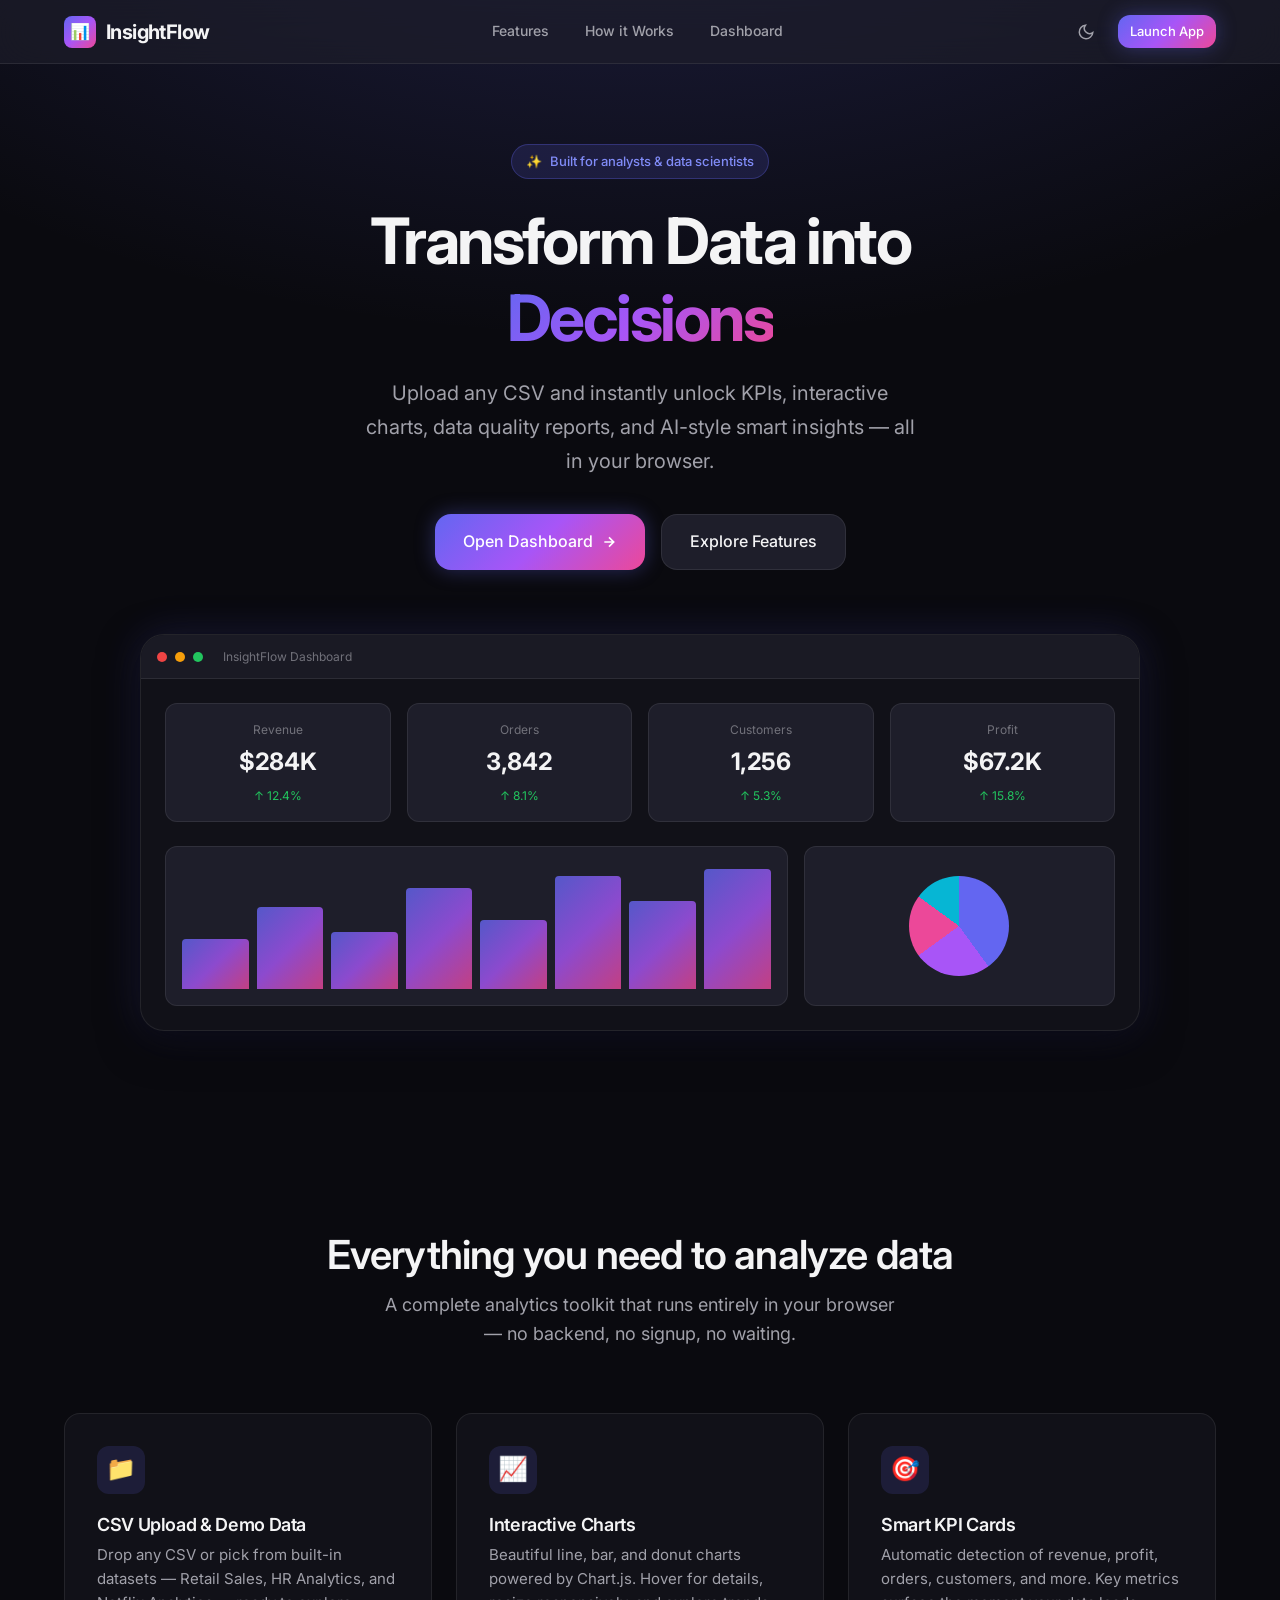
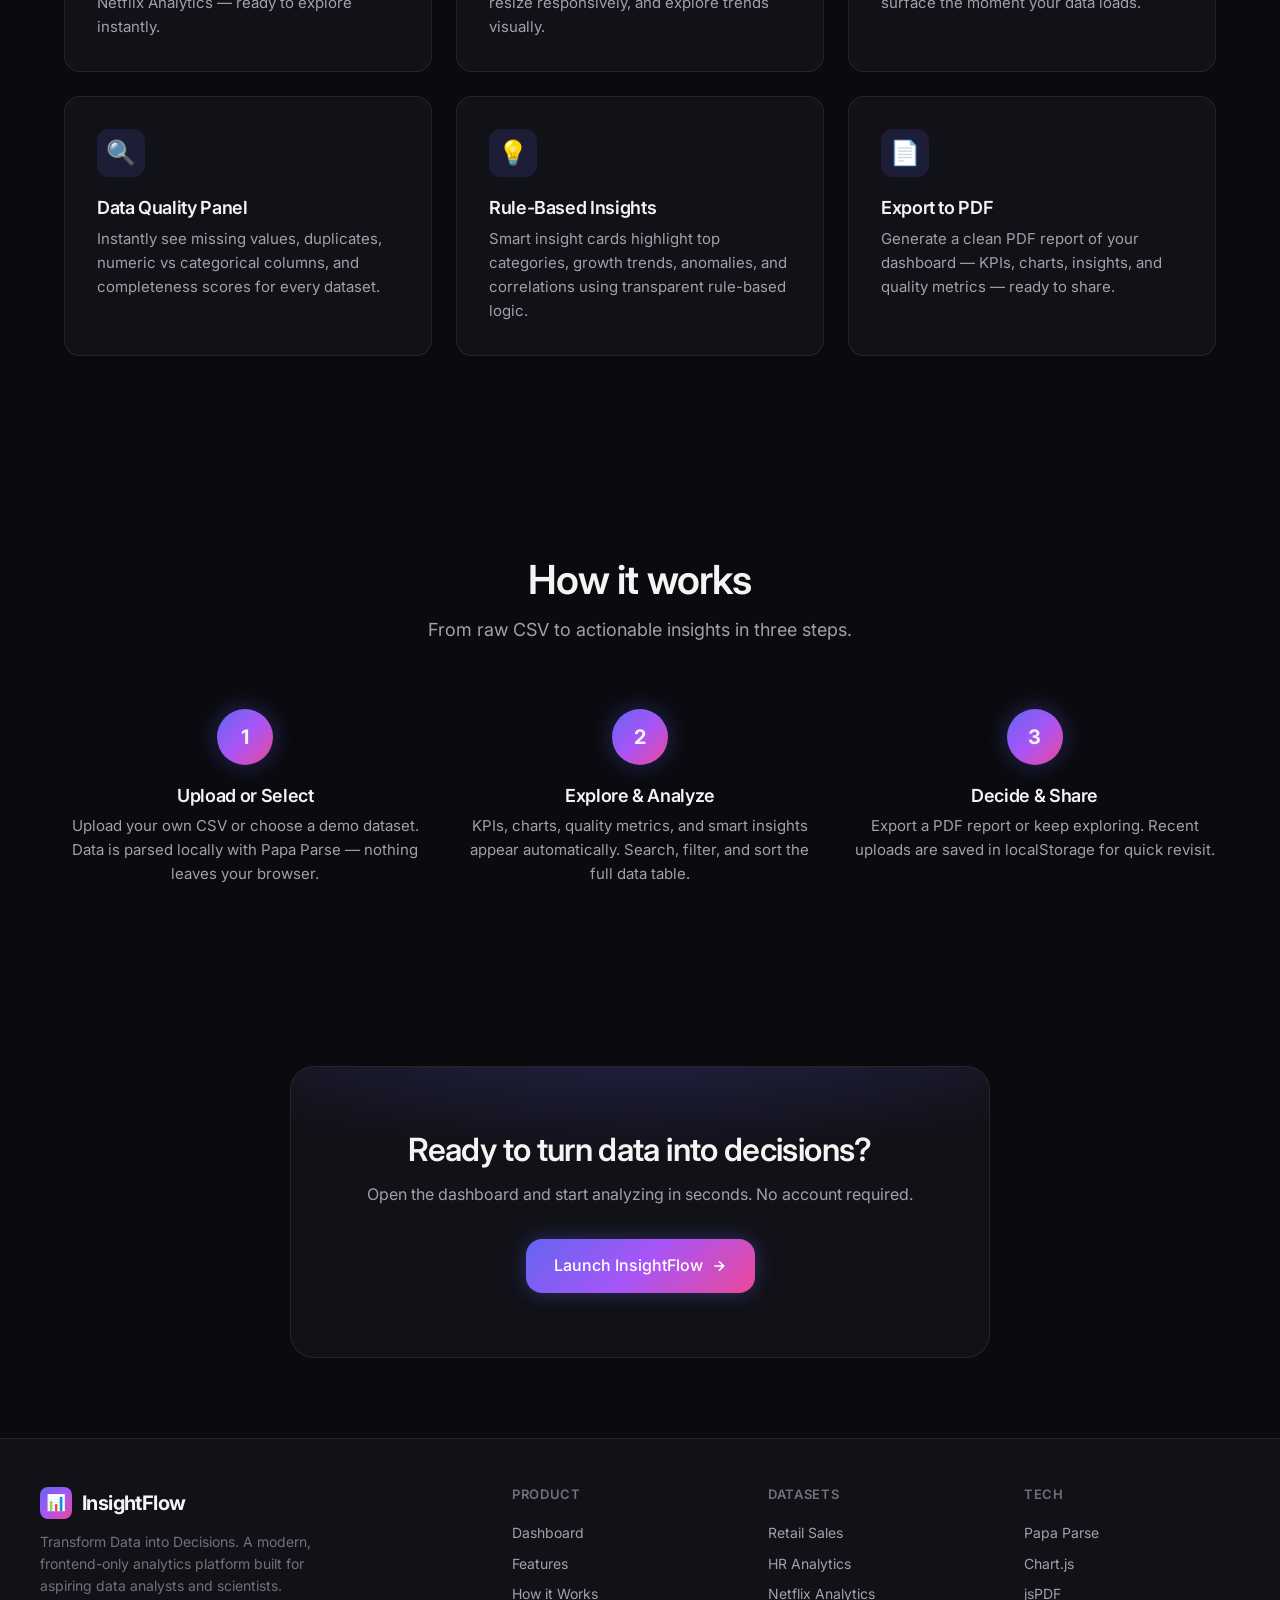
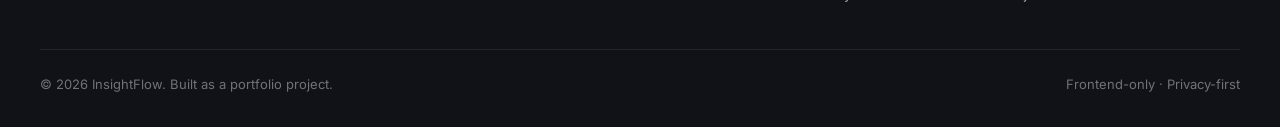
<file: insightflow/index.html>
<!DOCTYPE html>
<html lang="en" data-theme="dark">
<head>
  <meta charset="UTF-8" />
  <meta name="viewport" content="width=device-width, initial-scale=1.0" />
  <meta name="description" content="InsightFlow — Transform Data into Decisions. Modern analytics dashboard for data-driven insights." />
  <title>InsightFlow — Transform Data into Decisions</title>
  <link rel="preconnect" href="https://fonts.googleapis.com" />
  <link rel="preconnect" href="https://fonts.gstatic.com" crossorigin />
  <link href="https://fonts.googleapis.com/css2?family=Inter:wght@400;500;600;700&family=JetBrains+Mono:wght@400;500&display=swap" rel="stylesheet" />
  <link rel="stylesheet" href="css/styles.css" />
  <link rel="icon" href="data:image/svg+xml,<svg xmlns='http://www.w3.org/2000/svg' viewBox='0 0 100 100'><text y='.9em' font-size='90'>📊</text></svg>" />
</head>
<body>
  <!-- Navbar -->
  <nav class="navbar" role="navigation" aria-label="Main navigation">
    <div class="navbar-inner">
      <a href="index.html" class="logo" aria-label="InsightFlow home">
        <span class="logo-icon">📊</span>
        InsightFlow
      </a>
      <div class="nav-links">
        <a href="#features">Features</a>
        <a href="#how-it-works">How it Works</a>
        <a href="dashboard.html?demo=retail">Dashboard</a>
      </div>
      <div class="nav-actions">
        <button class="theme-toggle" id="themeToggle" aria-label="Toggle dark/light mode" title="Toggle theme">
          <svg width="18" height="18" viewBox="0 0 24 24" fill="none" stroke="currentColor" stroke-width="2" id="themeIcon">
            <path d="M21 12.79A9 9 0 1 1 11.21 3 7 7 0 0 0 21 12.79z"/>
          </svg>
        </button>
        <a href="dashboard.html?demo=retail" class="btn btn-primary btn-sm">Launch App</a>
        <button class="mobile-menu-btn" id="mobileMenuBtn" aria-label="Open menu">
          <svg width="20" height="20" viewBox="0 0 24 24" fill="none" stroke="currentColor" stroke-width="2">
            <line x1="3" y1="12" x2="21" y2="12"/><line x1="3" y1="6" x2="21" y2="6"/><line x1="3" y1="18" x2="21" y2="18"/>
          </svg>
        </button>
      </div>
    </div>
  </nav>

  <!-- Mobile Nav -->
  <div class="mobile-nav" id="mobileNav" role="dialog" aria-label="Mobile menu">
    <a href="#features">Features</a>
    <a href="#how-it-works">How it Works</a>
    <a href="dashboard.html?demo=retail">Dashboard</a>
    <a href="dashboard.html?demo=retail" class="btn btn-primary" style="margin-top:16px">Launch App</a>
  </div>

  <!-- Hero -->
  <section class="hero" aria-labelledby="hero-title">
    <div class="hero-content">
      <div class="hero-badge">
        <span>✨</span> Built for analysts & data scientists
      </div>
      <h1 id="hero-title">
        Transform Data into<br />
        <span class="gradient-text">Decisions</span>
      </h1>
      <p class="hero-subtitle">
        Upload any CSV and instantly unlock KPIs, interactive charts, data quality reports, and AI-style smart insights — all in your browser.
      </p>
      <div class="hero-ctas">
        <a href="dashboard.html?demo=retail" class="btn btn-primary btn-lg">
          Open Dashboard
          <svg width="16" height="16" viewBox="0 0 24 24" fill="none" stroke="currentColor" stroke-width="2.5"><path d="M5 12h14M12 5l7 7-7 7"/></svg>
        </a>
        <a href="#features" class="btn btn-secondary btn-lg">Explore Features</a>
      </div>
    </div>

    <!-- Dashboard Preview -->
    <div class="hero-visual">
      <div class="hero-dashboard-preview" aria-hidden="true">
        <div class="preview-bar">
          <span class="preview-dot red"></span>
          <span class="preview-dot yellow"></span>
          <span class="preview-dot green"></span>
          <span style="margin-left:12px;font-size:0.75rem;color:var(--text-muted)">InsightFlow Dashboard</span>
        </div>
        <div class="preview-content">
          <div class="preview-kpi">
            <div class="preview-kpi-label">Revenue</div>
            <div class="preview-kpi-value">$284K</div>
            <div class="preview-kpi-change">↑ 12.4%</div>
          </div>
          <div class="preview-kpi">
            <div class="preview-kpi-label">Orders</div>
            <div class="preview-kpi-value">3,842</div>
            <div class="preview-kpi-change">↑ 8.1%</div>
          </div>
          <div class="preview-kpi">
            <div class="preview-kpi-label">Customers</div>
            <div class="preview-kpi-value">1,256</div>
            <div class="preview-kpi-change">↑ 5.3%</div>
          </div>
          <div class="preview-kpi">
            <div class="preview-kpi-label">Profit</div>
            <div class="preview-kpi-value">$67.2K</div>
            <div class="preview-kpi-change">↑ 15.8%</div>
          </div>
          <div class="preview-charts">
            <div class="preview-chart">
              <div class="preview-bar-item" style="height:40%"></div>
              <div class="preview-bar-item" style="height:65%"></div>
              <div class="preview-bar-item" style="height:45%"></div>
              <div class="preview-bar-item" style="height:80%"></div>
              <div class="preview-bar-item" style="height:55%"></div>
              <div class="preview-bar-item" style="height:90%"></div>
              <div class="preview-bar-item" style="height:70%"></div>
              <div class="preview-bar-item" style="height:95%"></div>
            </div>
            <div class="preview-chart" style="align-items:center;justify-content:center">
              <div style="width:100px;height:100px;border-radius:50%;background:conic-gradient(#6366f1 0% 40%,#a855f7 40% 65%,#ec4899 65% 85%,#06b6d4 85% 100%)"></div>
            </div>
          </div>
        </div>
      </div>
    </div>
  </section>

  <!-- Features -->
  <section class="section" id="features" aria-labelledby="features-title">
    <div class="section-header">
      <h2 id="features-title">Everything you need to analyze data</h2>
      <p>A complete analytics toolkit that runs entirely in your browser — no backend, no signup, no waiting.</p>
    </div>
    <div class="features-grid">
      <article class="feature-card">
        <div class="feature-icon">📁</div>
        <h3>CSV Upload & Demo Data</h3>
        <p>Drop any CSV or pick from built-in datasets — Retail Sales, HR Analytics, and Netflix Analytics — ready to explore instantly.</p>
      </article>
      <article class="feature-card">
        <div class="feature-icon">📈</div>
        <h3>Interactive Charts</h3>
        <p>Beautiful line, bar, and donut charts powered by Chart.js. Hover for details, resize responsively, and explore trends visually.</p>
      </article>
      <article class="feature-card">
        <div class="feature-icon">🎯</div>
        <h3>Smart KPI Cards</h3>
        <p>Automatic detection of revenue, profit, orders, customers, and more. Key metrics surface the moment your data loads.</p>
      </article>
      <article class="feature-card">
        <div class="feature-icon">🔍</div>
        <h3>Data Quality Panel</h3>
        <p>Instantly see missing values, duplicates, numeric vs categorical columns, and completeness scores for every dataset.</p>
      </article>
      <article class="feature-card">
        <div class="feature-icon">💡</div>
        <h3>Rule-Based Insights</h3>
        <p>Smart insight cards highlight top categories, growth trends, anomalies, and correlations using transparent rule-based logic.</p>
      </article>
      <article class="feature-card">
        <div class="feature-icon">📄</div>
        <h3>Export to PDF</h3>
        <p>Generate a clean PDF report of your dashboard — KPIs, charts, insights, and quality metrics — ready to share.</p>
      </article>
    </div>
  </section>

  <!-- How it Works -->
  <section class="section" id="how-it-works" aria-labelledby="how-title">
    <div class="section-header">
      <h2 id="how-title">How it works</h2>
      <p>From raw CSV to actionable insights in three steps.</p>
    </div>
    <div class="steps">
      <div class="step">
        <div class="step-number">1</div>
        <h3>Upload or Select</h3>
        <p>Upload your own CSV or choose a demo dataset. Data is parsed locally with Papa Parse — nothing leaves your browser.</p>
      </div>
      <div class="step">
        <div class="step-number">2</div>
        <h3>Explore & Analyze</h3>
        <p>KPIs, charts, quality metrics, and smart insights appear automatically. Search, filter, and sort the full data table.</p>
      </div>
      <div class="step">
        <div class="step-number">3</div>
        <h3>Decide & Share</h3>
        <p>Export a PDF report or keep exploring. Recent uploads are saved in localStorage for quick revisit.</p>
      </div>
    </div>
  </section>

  <!-- CTA -->
  <section class="cta-section">
    <div class="cta-card">
      <h2>Ready to turn data into decisions?</h2>
      <p>Open the dashboard and start analyzing in seconds. No account required.</p>
      <a href="dashboard.html?demo=retail" class="btn btn-primary btn-lg">
        Launch InsightFlow
        <svg width="16" height="16" viewBox="0 0 24 24" fill="none" stroke="currentColor" stroke-width="2.5"><path d="M5 12h14M12 5l7 7-7 7"/></svg>
      </a>
    </div>
  </section>

  <!-- Footer -->
  <footer class="footer">
    <div class="footer-inner">
      <div class="footer-brand">
        <a href="index.html" class="logo">
          <span class="logo-icon">📊</span>
          InsightFlow
        </a>
        <p>Transform Data into Decisions. A modern, frontend-only analytics platform built for aspiring data analysts and scientists.</p>
      </div>
      <div class="footer-col">
        <h4>Product</h4>
        <a href="dashboard.html?demo=retail">Dashboard</a>
        <a href="#features">Features</a>
        <a href="#how-it-works">How it Works</a>
      </div>
      <div class="footer-col">
        <h4>Datasets</h4>
        <a href="dashboard.html?demo=retail">Retail Sales</a>
        <a href="dashboard.html?demo=hr">HR Analytics</a>
        <a href="dashboard.html?demo=netflix">Netflix Analytics</a>
      </div>
      <div class="footer-col">
        <h4>Tech</h4>
        <a href="https://www.papaparse.com/" target="_blank" rel="noopener">Papa Parse</a>
        <a href="https://www.chartjs.org/" target="_blank" rel="noopener">Chart.js</a>
        <a href="https://github.com/parallax/jsPDF" target="_blank" rel="noopener">jsPDF</a>
      </div>
    </div>
    <div class="footer-bottom">
      <span>© 2026 InsightFlow. Built as a portfolio project.</span>
      <span>Frontend-only · Privacy-first</span>
    </div>
  </footer>

  <script src="js/main.js"></script>
</body>
</html>
</file>
<file: insightflow/css/styles.css>
/* ============================================================
   InsightFlow — Global Styles
   Premium SaaS UI inspired by Linear, Stripe & Vercel
   ============================================================ */

:root {
  /* Dark theme (default) */
  --bg-primary: #0a0a0f;
  --bg-secondary: #111118;
  --bg-tertiary: #1a1a24;
  --bg-elevated: #1e1e2a;
  --bg-glass: rgba(30, 30, 42, 0.65);
  --bg-glass-strong: rgba(30, 30, 42, 0.85);
  
  --text-primary: #f4f4f5;
  --text-secondary: #a1a1aa;
  --text-muted: #71717a;
  --text-inverse: #0a0a0f;
  
  --border: rgba(255, 255, 255, 0.08);
  --border-hover: rgba(255, 255, 255, 0.15);
  --border-focus: rgba(99, 102, 241, 0.5);
  
  --accent: #6366f1;
  --accent-hover: #818cf8;
  --accent-muted: rgba(99, 102, 241, 0.15);
  --accent-glow: rgba(99, 102, 241, 0.35);
  
  --gradient-1: linear-gradient(135deg, #6366f1 0%, #a855f7 50%, #ec4899 100%);
  --gradient-2: linear-gradient(135deg, #06b6d4 0%, #6366f1 100%);
  --gradient-3: linear-gradient(135deg, #f59e0b 0%, #ef4444 100%);
  --gradient-hero: radial-gradient(ellipse 80% 50% at 50% -20%, rgba(99, 102, 241, 0.25), transparent);
  
  --success: #22c55e;
  --warning: #f59e0b;
  --danger: #ef4444;
  --info: #06b6d4;
  
  --radius-sm: 8px;
  --radius-md: 12px;
  --radius-lg: 16px;
  --radius-xl: 24px;
  --radius-full: 9999px;
  
  --shadow-sm: 0 1px 2px rgba(0, 0, 0, 0.3);
  --shadow-md: 0 4px 12px rgba(0, 0, 0, 0.4);
  --shadow-lg: 0 12px 40px rgba(0, 0, 0, 0.5);
  --shadow-glow: 0 0 40px rgba(99, 102, 241, 0.2);
  
  --font-sans: 'Inter', -apple-system, BlinkMacSystemFont, 'Segoe UI', sans-serif;
  --font-mono: 'JetBrains Mono', 'Fira Code', monospace;
  
  --transition: 0.2s cubic-bezier(0.4, 0, 0.2, 1);
  --transition-slow: 0.4s cubic-bezier(0.4, 0, 0.2, 1);
  
  --nav-height: 64px;
  --sidebar-width: 260px;
}

/* Light theme */
[data-theme="light"] {
  --bg-primary: #fafafa;
  --bg-secondary: #ffffff;
  --bg-tertiary: #f4f4f5;
  --bg-elevated: #ffffff;
  --bg-glass: rgba(255, 255, 255, 0.75);
  --bg-glass-strong: rgba(255, 255, 255, 0.9);
  
  --text-primary: #18181b;
  --text-secondary: #52525b;
  --text-muted: #a1a1aa;
  --text-inverse: #fafafa;
  
  --border: rgba(0, 0, 0, 0.08);
  --border-hover: rgba(0, 0, 0, 0.15);
  
  --shadow-sm: 0 1px 2px rgba(0, 0, 0, 0.05);
  --shadow-md: 0 4px 12px rgba(0, 0, 0, 0.08);
  --shadow-lg: 0 12px 40px rgba(0, 0, 0, 0.12);
  --shadow-glow: 0 0 40px rgba(99, 102, 241, 0.15);
  
  --gradient-hero: radial-gradient(ellipse 80% 50% at 50% -20%, rgba(99, 102, 241, 0.12), transparent);
}

/* Reset & Base */
*, *::before, *::after {
  box-sizing: border-box;
  margin: 0;
  padding: 0;
}

html {
  scroll-behavior: smooth;
  font-size: 16px;
}

body {
  font-family: var(--font-sans);
  background: var(--bg-primary);
  color: var(--text-primary);
  line-height: 1.6;
  -webkit-font-smoothing: antialiased;
  -moz-osx-font-smoothing: grayscale;
  overflow-x: hidden;
  min-height: 100vh;
}

a {
  color: inherit;
  text-decoration: none;
  transition: color var(--transition);
}

button {
  font-family: inherit;
  cursor: pointer;
  border: none;
  background: none;
  color: inherit;
}

img {
  max-width: 100%;
  display: block;
}

ul, ol {
  list-style: none;
}

/* Typography */
h1, h2, h3, h4, h5, h6 {
  font-weight: 600;
  line-height: 1.2;
  letter-spacing: -0.02em;
}

.gradient-text {
  background: var(--gradient-1);
  -webkit-background-clip: text;
  -webkit-text-fill-color: transparent;
  background-clip: text;
}

/* Buttons */
.btn {
  display: inline-flex;
  align-items: center;
  justify-content: center;
  gap: 8px;
  padding: 10px 20px;
  font-size: 0.9375rem;
  font-weight: 500;
  border-radius: var(--radius-md);
  transition: all var(--transition);
  white-space: nowrap;
  position: relative;
  overflow: hidden;
}

.btn-primary {
  background: var(--gradient-1);
  color: white;
  box-shadow: 0 0 20px var(--accent-glow);
}

.btn-primary:hover {
  transform: translateY(-1px);
  box-shadow: 0 0 30px var(--accent-glow), var(--shadow-md);
}

.btn-primary:active {
  transform: translateY(0);
}

.btn-secondary {
  background: var(--bg-elevated);
  border: 1px solid var(--border);
  color: var(--text-primary);
}

.btn-secondary:hover {
  border-color: var(--border-hover);
  background: var(--bg-tertiary);
}

.btn-ghost {
  color: var(--text-secondary);
}

.btn-ghost:hover {
  color: var(--text-primary);
  background: var(--bg-tertiary);
}

.btn-lg {
  padding: 14px 28px;
  font-size: 1rem;
  border-radius: var(--radius-lg);
}

.btn-sm {
  padding: 6px 12px;
  font-size: 0.8125rem;
}

.btn-icon {
  width: 40px;
  height: 40px;
  padding: 0;
  border-radius: var(--radius-md);
  display: inline-flex;
  align-items: center;
  justify-content: center;
}

/* Glass cards */
.glass {
  background: var(--bg-glass);
  backdrop-filter: blur(16px);
  -webkit-backdrop-filter: blur(16px);
  border: 1px solid var(--border);
  border-radius: var(--radius-lg);
}

.glass-strong {
  background: var(--bg-glass-strong);
  backdrop-filter: blur(24px);
  -webkit-backdrop-filter: blur(24px);
}

/* Navbar */
.navbar {
  position: fixed;
  top: 0;
  left: 0;
  right: 0;
  height: var(--nav-height);
  z-index: 1000;
  background: var(--bg-glass);
  backdrop-filter: blur(20px);
  -webkit-backdrop-filter: blur(20px);
  border-bottom: 1px solid var(--border);
  transition: background var(--transition);
}

.navbar-inner {
  max-width: 1200px;
  margin: 0 auto;
  padding: 0 24px;
  height: 100%;
  display: flex;
  align-items: center;
  justify-content: space-between;
}

.logo {
  display: flex;
  align-items: center;
  gap: 10px;
  font-weight: 700;
  font-size: 1.25rem;
  letter-spacing: -0.03em;
}

.logo-icon {
  width: 32px;
  height: 32px;
  background: var(--gradient-1);
  border-radius: 8px;
  display: flex;
  align-items: center;
  justify-content: center;
  font-size: 16px;
}

.nav-links {
  display: flex;
  align-items: center;
  gap: 8px;
}

.nav-links a {
  padding: 8px 14px;
  font-size: 0.875rem;
  font-weight: 500;
  color: var(--text-secondary);
  border-radius: var(--radius-sm);
  transition: all var(--transition);
}

.nav-links a:hover {
  color: var(--text-primary);
  background: var(--bg-tertiary);
}

.nav-actions {
  display: flex;
  align-items: center;
  gap: 12px;
}

.theme-toggle {
  width: 40px;
  height: 40px;
  border-radius: var(--radius-md);
  display: flex;
  align-items: center;
  justify-content: center;
  color: var(--text-secondary);
  transition: all var(--transition);
  border: 1px solid transparent;
}

.theme-toggle:hover {
  color: var(--text-primary);
  background: var(--bg-tertiary);
  border-color: var(--border);
}

.mobile-menu-btn {
  display: none;
  width: 40px;
  height: 40px;
  align-items: center;
  justify-content: center;
  border-radius: var(--radius-md);
  color: var(--text-secondary);
}

/* Hero */
.hero {
  position: relative;
  padding: calc(var(--nav-height) + 80px) 24px 100px;
  text-align: center;
  overflow: hidden;
}

.hero::before {
  content: '';
  position: absolute;
  inset: 0;
  background: var(--gradient-hero);
  pointer-events: none;
}

.hero-content {
  max-width: 800px;
  margin: 0 auto;
  position: relative;
  z-index: 1;
}

.hero-badge {
  display: inline-flex;
  align-items: center;
  gap: 8px;
  padding: 6px 14px;
  background: var(--accent-muted);
  border: 1px solid rgba(99, 102, 241, 0.3);
  border-radius: var(--radius-full);
  font-size: 0.8125rem;
  font-weight: 500;
  color: var(--accent-hover);
  margin-bottom: 24px;
  animation: fadeInUp 0.6s ease;
}

.hero h1 {
  font-size: clamp(2.5rem, 6vw, 4rem);
  font-weight: 700;
  letter-spacing: -0.04em;
  margin-bottom: 20px;
  animation: fadeInUp 0.6s ease 0.1s both;
}

.hero-subtitle {
  font-size: 1.25rem;
  color: var(--text-secondary);
  max-width: 560px;
  margin: 0 auto 36px;
  line-height: 1.7;
  animation: fadeInUp 0.6s ease 0.2s both;
}

.hero-ctas {
  display: flex;
  gap: 16px;
  justify-content: center;
  flex-wrap: wrap;
  animation: fadeInUp 0.6s ease 0.3s both;
}

.hero-visual {
  margin-top: 64px;
  position: relative;
  max-width: 1000px;
  margin-left: auto;
  margin-right: auto;
  animation: fadeInUp 0.8s ease 0.4s both;
}

.hero-dashboard-preview {
  background: var(--bg-secondary);
  border: 1px solid var(--border);
  border-radius: var(--radius-xl);
  overflow: hidden;
  box-shadow: var(--shadow-lg), var(--shadow-glow);
  position: relative;
}

.preview-bar {
  display: flex;
  align-items: center;
  gap: 8px;
  padding: 12px 16px;
  background: var(--bg-tertiary);
  border-bottom: 1px solid var(--border);
}

.preview-dot {
  width: 10px;
  height: 10px;
  border-radius: 50%;
}

.preview-dot.red { background: #ef4444; }
.preview-dot.yellow { background: #f59e0b; }
.preview-dot.green { background: #22c55e; }

.preview-content {
  padding: 24px;
  display: grid;
  grid-template-columns: repeat(4, 1fr);
  gap: 16px;
}

.preview-kpi {
  background: var(--bg-elevated);
  border: 1px solid var(--border);
  border-radius: var(--radius-md);
  padding: 16px;
}

.preview-kpi-label {
  font-size: 0.75rem;
  color: var(--text-muted);
  margin-bottom: 4px;
}

.preview-kpi-value {
  font-size: 1.5rem;
  font-weight: 700;
  letter-spacing: -0.02em;
}

.preview-kpi-change {
  font-size: 0.75rem;
  color: var(--success);
  margin-top: 4px;
}

.preview-charts {
  grid-column: 1 / -1;
  display: grid;
  grid-template-columns: 2fr 1fr;
  gap: 16px;
  margin-top: 8px;
}

.preview-chart {
  background: var(--bg-elevated);
  border: 1px solid var(--border);
  border-radius: var(--radius-md);
  height: 160px;
  display: flex;
  align-items: flex-end;
  padding: 16px;
  gap: 8px;
}

.preview-bar-item {
  flex: 1;
  background: var(--gradient-1);
  border-radius: 4px 4px 0 0;
  opacity: 0.8;
  transition: opacity var(--transition);
}

.preview-bar-item:hover {
  opacity: 1;
}

/* Sections */
.section {
  padding: 100px 24px;
  max-width: 1200px;
  margin: 0 auto;
}

.section-header {
  text-align: center;
  margin-bottom: 64px;
}

.section-header h2 {
  font-size: clamp(1.75rem, 4vw, 2.5rem);
  margin-bottom: 12px;
}

.section-header p {
  color: var(--text-secondary);
  font-size: 1.125rem;
  max-width: 520px;
  margin: 0 auto;
}

/* Features */
.features-grid {
  display: grid;
  grid-template-columns: repeat(auto-fit, minmax(300px, 1fr));
  gap: 24px;
}

.feature-card {
  padding: 32px;
  background: var(--bg-secondary);
  border: 1px solid var(--border);
  border-radius: var(--radius-lg);
  transition: all var(--transition-slow);
  position: relative;
  overflow: hidden;
}

.feature-card::before {
  content: '';
  position: absolute;
  top: 0;
  left: 0;
  right: 0;
  height: 1px;
  background: var(--gradient-1);
  opacity: 0;
  transition: opacity var(--transition);
}

.feature-card:hover {
  border-color: var(--border-hover);
  transform: translateY(-4px);
  box-shadow: var(--shadow-md);
}

.feature-card:hover::before {
  opacity: 1;
}

.feature-icon {
  width: 48px;
  height: 48px;
  background: var(--accent-muted);
  border-radius: var(--radius-md);
  display: flex;
  align-items: center;
  justify-content: center;
  font-size: 1.5rem;
  margin-bottom: 20px;
  color: var(--accent-hover);
}

.feature-card h3 {
  font-size: 1.125rem;
  margin-bottom: 8px;
}

.feature-card p {
  color: var(--text-secondary);
  font-size: 0.9375rem;
  line-height: 1.6;
}

/* How it works */
.steps {
  display: grid;
  grid-template-columns: repeat(auto-fit, minmax(240px, 1fr));
  gap: 32px;
  position: relative;
}

.step {
  text-align: center;
  position: relative;
}

.step-number {
  width: 56px;
  height: 56px;
  background: var(--gradient-1);
  border-radius: 50%;
  display: flex;
  align-items: center;
  justify-content: center;
  font-weight: 700;
  font-size: 1.25rem;
  margin: 0 auto 20px;
  box-shadow: 0 0 24px var(--accent-glow);
}

.step h3 {
  font-size: 1.125rem;
  margin-bottom: 8px;
}

.step p {
  color: var(--text-secondary);
  font-size: 0.9375rem;
}

/* CTA Section */
.cta-section {
  padding: 80px 24px;
  text-align: center;
}

.cta-card {
  max-width: 700px;
  margin: 0 auto;
  padding: 64px 40px;
  background: var(--bg-secondary);
  border: 1px solid var(--border);
  border-radius: var(--radius-xl);
  position: relative;
  overflow: hidden;
}

.cta-card::before {
  content: '';
  position: absolute;
  inset: 0;
  background: var(--gradient-hero);
  pointer-events: none;
}

.cta-card h2 {
  font-size: 2rem;
  margin-bottom: 12px;
  position: relative;
}

.cta-card p {
  color: var(--text-secondary);
  margin-bottom: 32px;
  position: relative;
}

/* Footer */
.footer {
  border-top: 1px solid var(--border);
  padding: 48px 24px 32px;
  background: var(--bg-secondary);
}

.footer-inner {
  max-width: 1200px;
  margin: 0 auto;
  display: grid;
  grid-template-columns: 2fr 1fr 1fr 1fr;
  gap: 40px;
}

.footer-brand p {
  color: var(--text-muted);
  font-size: 0.875rem;
  margin-top: 12px;
  max-width: 280px;
}

.footer-col h4 {
  font-size: 0.8125rem;
  font-weight: 600;
  text-transform: uppercase;
  letter-spacing: 0.05em;
  color: var(--text-muted);
  margin-bottom: 16px;
}

.footer-col a {
  display: block;
  font-size: 0.875rem;
  color: var(--text-secondary);
  padding: 4px 0;
  transition: color var(--transition);
}

.footer-col a:hover {
  color: var(--text-primary);
}

.footer-bottom {
  max-width: 1200px;
  margin: 40px auto 0;
  padding-top: 24px;
  border-top: 1px solid var(--border);
  display: flex;
  justify-content: space-between;
  align-items: center;
  font-size: 0.8125rem;
  color: var(--text-muted);
}

/* Animations */
@keyframes fadeInUp {
  from {
    opacity: 0;
    transform: translateY(20px);
  }
  to {
    opacity: 1;
    transform: translateY(0);
  }
}

@keyframes pulse {
  0%, 100% { opacity: 1; }
  50% { opacity: 0.5; }
}

@keyframes spin {
  to { transform: rotate(360deg); }
}

/* Responsive */
@media (max-width: 768px) {
  .nav-links {
    display: none;
  }
  
  .mobile-menu-btn {
    display: flex;
  }
  
  .preview-content {
    grid-template-columns: repeat(2, 1fr);
  }
  
  .preview-charts {
    grid-template-columns: 1fr;
  }
  
  .footer-inner {
    grid-template-columns: 1fr 1fr;
  }
  
  .hero {
    padding-top: calc(var(--nav-height) + 48px);
  }
}

@media (max-width: 480px) {
  .footer-inner {
    grid-template-columns: 1fr;
  }
  
  .preview-content {
    grid-template-columns: 1fr;
  }
  
  .hero-ctas {
    flex-direction: column;
    align-items: center;
  }
}

/* Mobile nav overlay */
.mobile-nav {
  display: none;
  position: fixed;
  top: var(--nav-height);
  left: 0;
  right: 0;
  bottom: 0;
  background: var(--bg-primary);
  z-index: 999;
  padding: 24px;
  flex-direction: column;
  gap: 8px;
}

.mobile-nav.open {
  display: flex;
}

.mobile-nav a {
  padding: 14px 16px;
  font-size: 1.125rem;
  font-weight: 500;
  border-radius: var(--radius-md);
  color: var(--text-secondary);
}

.mobile-nav a:hover {
  background: var(--bg-tertiary);
  color: var(--text-primary);
}

/* Utility */
.container {
  max-width: 1200px;
  margin: 0 auto;
  padding: 0 24px;
}

.sr-only {
  position: absolute;
  width: 1px;
  height: 1px;
  padding: 0;
  margin: -1px;
  overflow: hidden;
  clip: rect(0, 0, 0, 0);
  border: 0;
}
</file>
